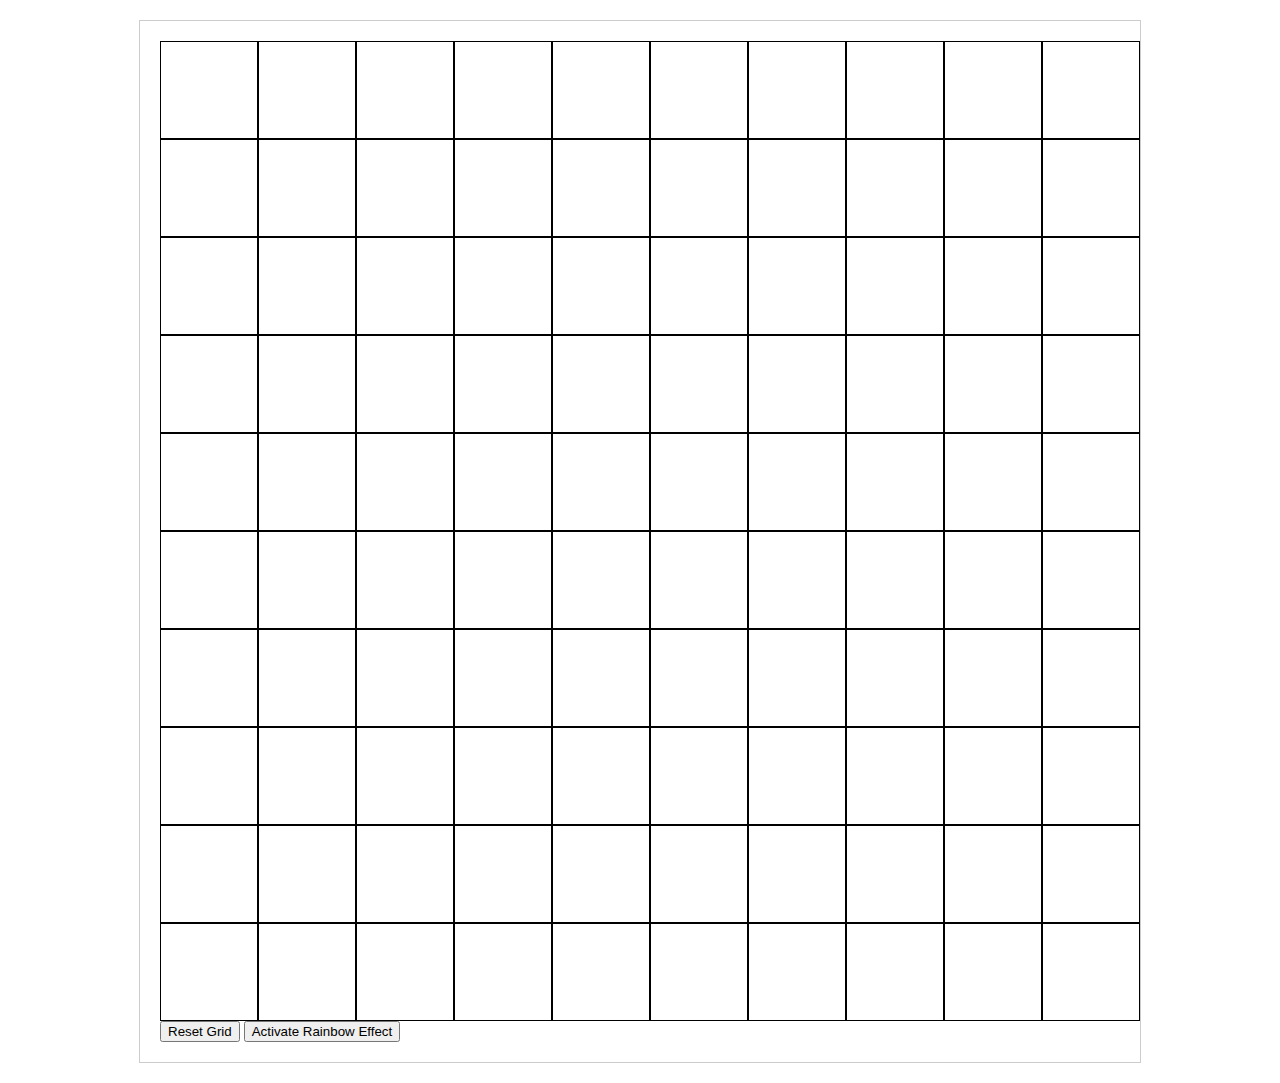
<file: etch/index.html>
<!DOCTYPE html>
<html lang="en">
<head>
  <link rel="stylesheet" type="text/css" href="styles.css">
</head>
<body>
  <div id="box">
    <div id="container"></div>

    <button id="resetButton">Reset Grid</button>
    <button id="rainbowButton">Activate Rainbow Effect</button>

    <script src="script.js"></script>
  </div>
</body>
</html>
</file>
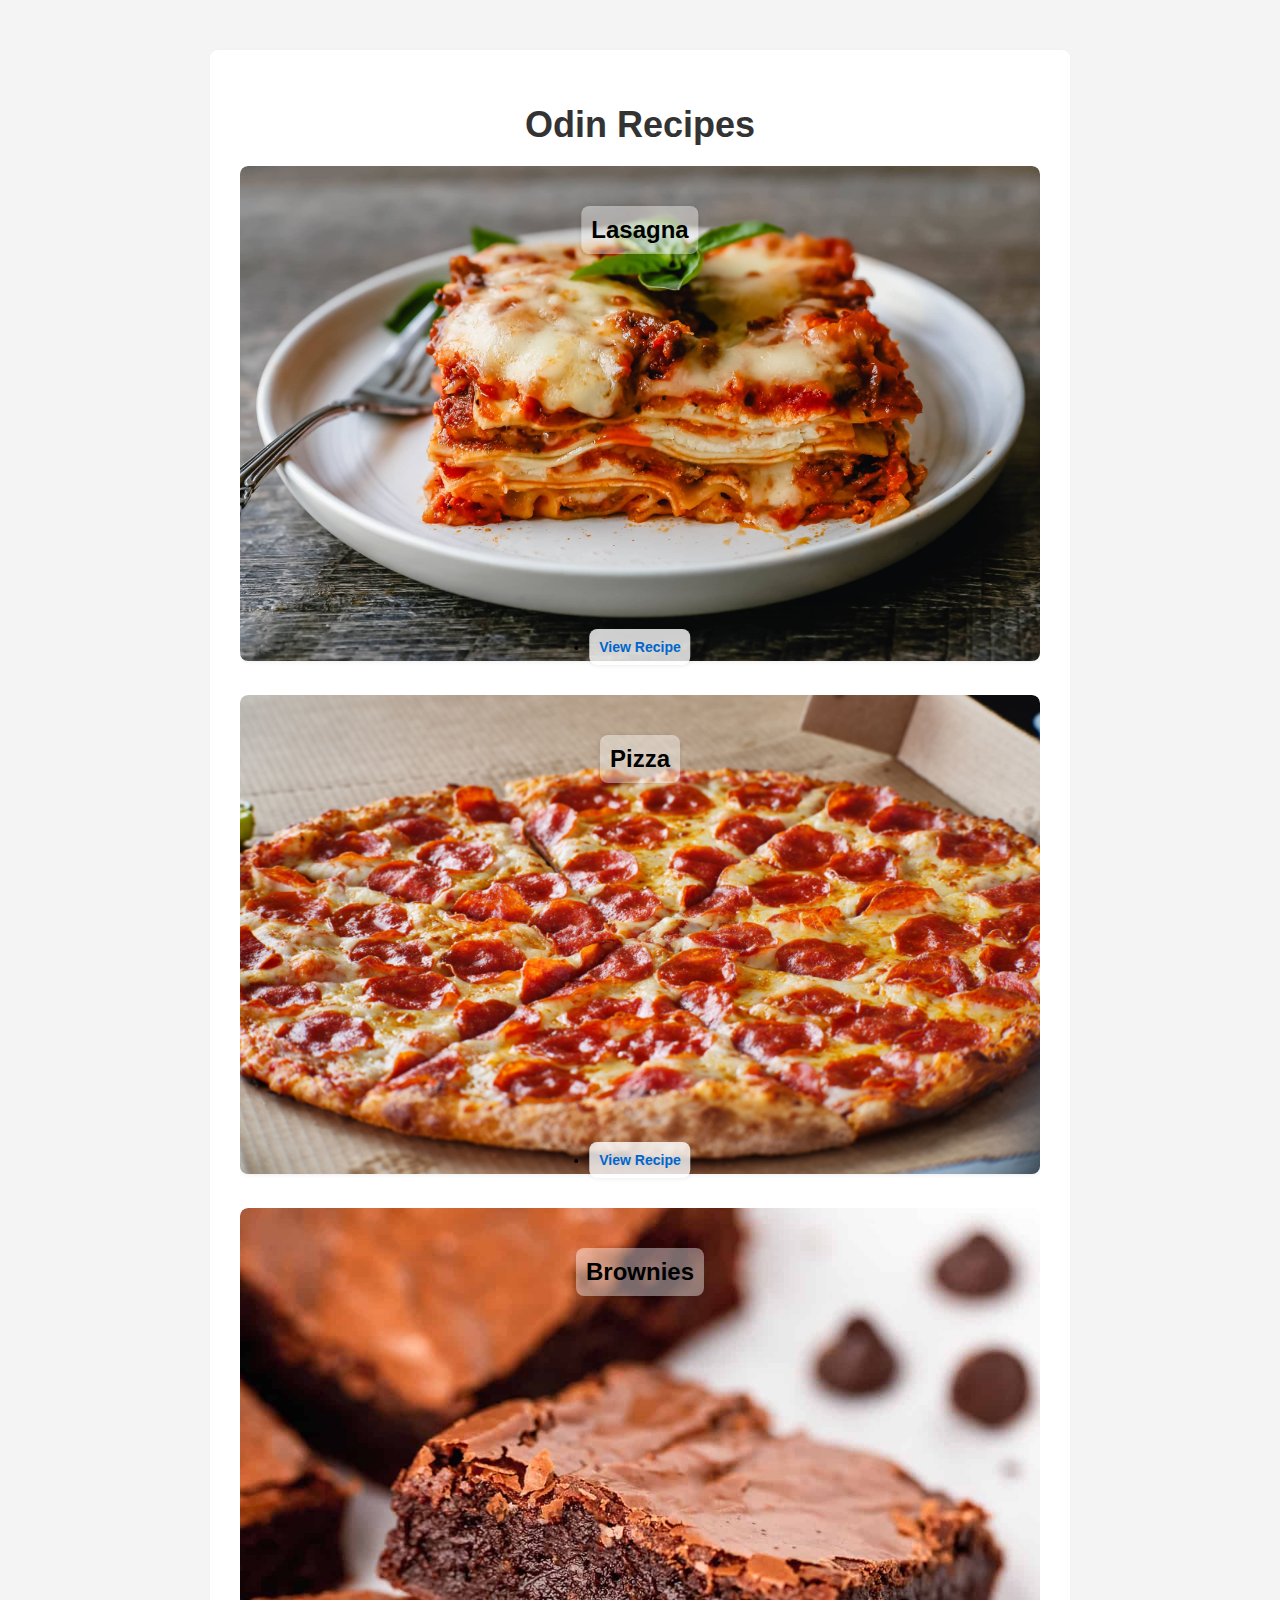
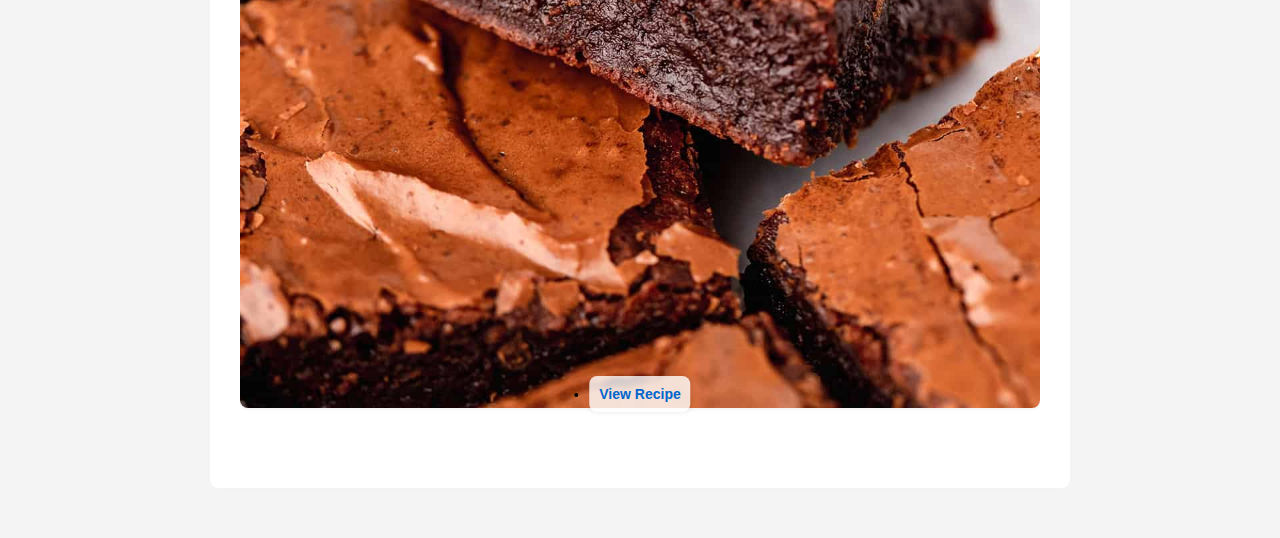
<file: recipies/index_recipes.html>
<!-- index.html -->

<!DOCTYPE html>
<html lang="en">
<head>
    <meta charset="UTF-8">
    <meta name="viewport" content="width=device-width, initial-scale=1.0">
    <title>Odin Recipes</title>
    <link rel="stylesheet" href="style_recipes.css">
</head>
<body>
    <div class="container">
        <h1>Odin Recipes</h1>
        <ul class="recipe-list">
            <div class="recipe-container">
                <h2>Lasagna</h2>
                <img src="recipes_img/lasagna.jpg" alt="Lasagna">
                <li class="view"><a href="recipes/lasagna.html">View Recipe</a></li>
            </div>
            <div class="recipe-container">
                <h2>Pizza</h2>
                <img src="recipes_img/pizza.jpeg" alt="Pizza">
                <li class="view"><a href="recipes/pizza.html" >View Recipe</a></li>
            </div>
            <div class="recipe-container">
                <h2>Brownies</h2>
                <img src="recipes_img/brownies.jpg" alt="Brownies">
                <li class="view"><a href="recipes/brownies.html">View Recipe</a></li>
            </div>
        </ul>
    </div>
</body>
</html>
</file>
<file: etch/styles.css>
#box {
  max-width: 960px; /* Adjust max-width for the outer box */
  margin: 20px auto; /* Center the outer box and add margin for better appearance */
  padding: 20px; /* Add padding for spacing inside the outer box */
  border: 1px solid #ccc; /* Add border for visual separation */
}

#container {
  display: grid;
  grid-template-columns: repeat(10, 1fr);
  gap: 0;
  width: 100%;
}

.square {
  width: calc(100% / 10);
  height: calc(100% / 10);
  border: 1px solid black;
}

button {
  margin-top: 20px;
}
</file>
<file: recipies/style_recipes.css>
/* style.css */

body {
    font-family: 'Arial', sans-serif;
    background-color: #f4f4f4;
    margin: 0;
}

.container {
    max-width: 800px;
    margin: 50px auto;
    padding: 30px;
    background-color: #fff;
    box-shadow: 0 0 10px rgba(0, 0, 0, 0.01);
    border-radius: 8px;
}

h1 {
    color: #333;
    text-align: center;
    margin-bottom: 20px;
    font-size: 36px;
}

.recipe-list {
    display: flex;
    flex-direction: column;
    align-items: center;
    padding: 0;
}

.recipe-container {
    text-align: center;
    margin-bottom: 20px;
    position: relative;
    transition: transform 0.3s ease-in-out;
    overflow: hidden;
    border-radius: 8px;
}

.recipe-container:hover {
    transform: translateY(-5px);
}

h2 {
    position: absolute;
    top: 20px;
    left: 50%;
    transform: translateX(-50%);
    background-color: rgba(255, 255, 255, 0.4);
    padding: 10px;
    border-radius: 8px;
    box-shadow: 0 0 5px rgba(0, 0, 0, 0.1);
    margin-bottom: 10px;
    transition: background-color 0.3s ease-in-out;
}

.recipe-container:hover h2 {
    background-color: rgba(255, 255, 255, 1);
}

.view {
    position: absolute;
    bottom: 10px;
    left: 50%;
    transform: translateX(-50%);
    background-color: rgba(255, 255, 255, 0.8);
    padding: 10px;
    border-radius: 8px;
    box-shadow: 0 0 5px rgba(0, 0, 0, 0.1);
    transition: background-color 0.3s ease-in-out;
}

.recipe-container:hover .view {
    background-color: rgba(255, 255, 255, 1);
}

img {
    max-width: 100%;
    height: auto;
    margin-bottom: 10px;
    border-radius: 8px;
    box-shadow: 0 0 5px rgba(0, 0, 0, 0.1);
}

li {
    position: absolute;
    bottom: 10px;
    left: 10px;
    font-size: 14px;
}

a {
    color: #0066cc;
    text-decoration: none;
    transition: color 0.3s ease-in-out;
    font-weight: bold;
}

a:hover {
    color: #004080;
}
</file>
